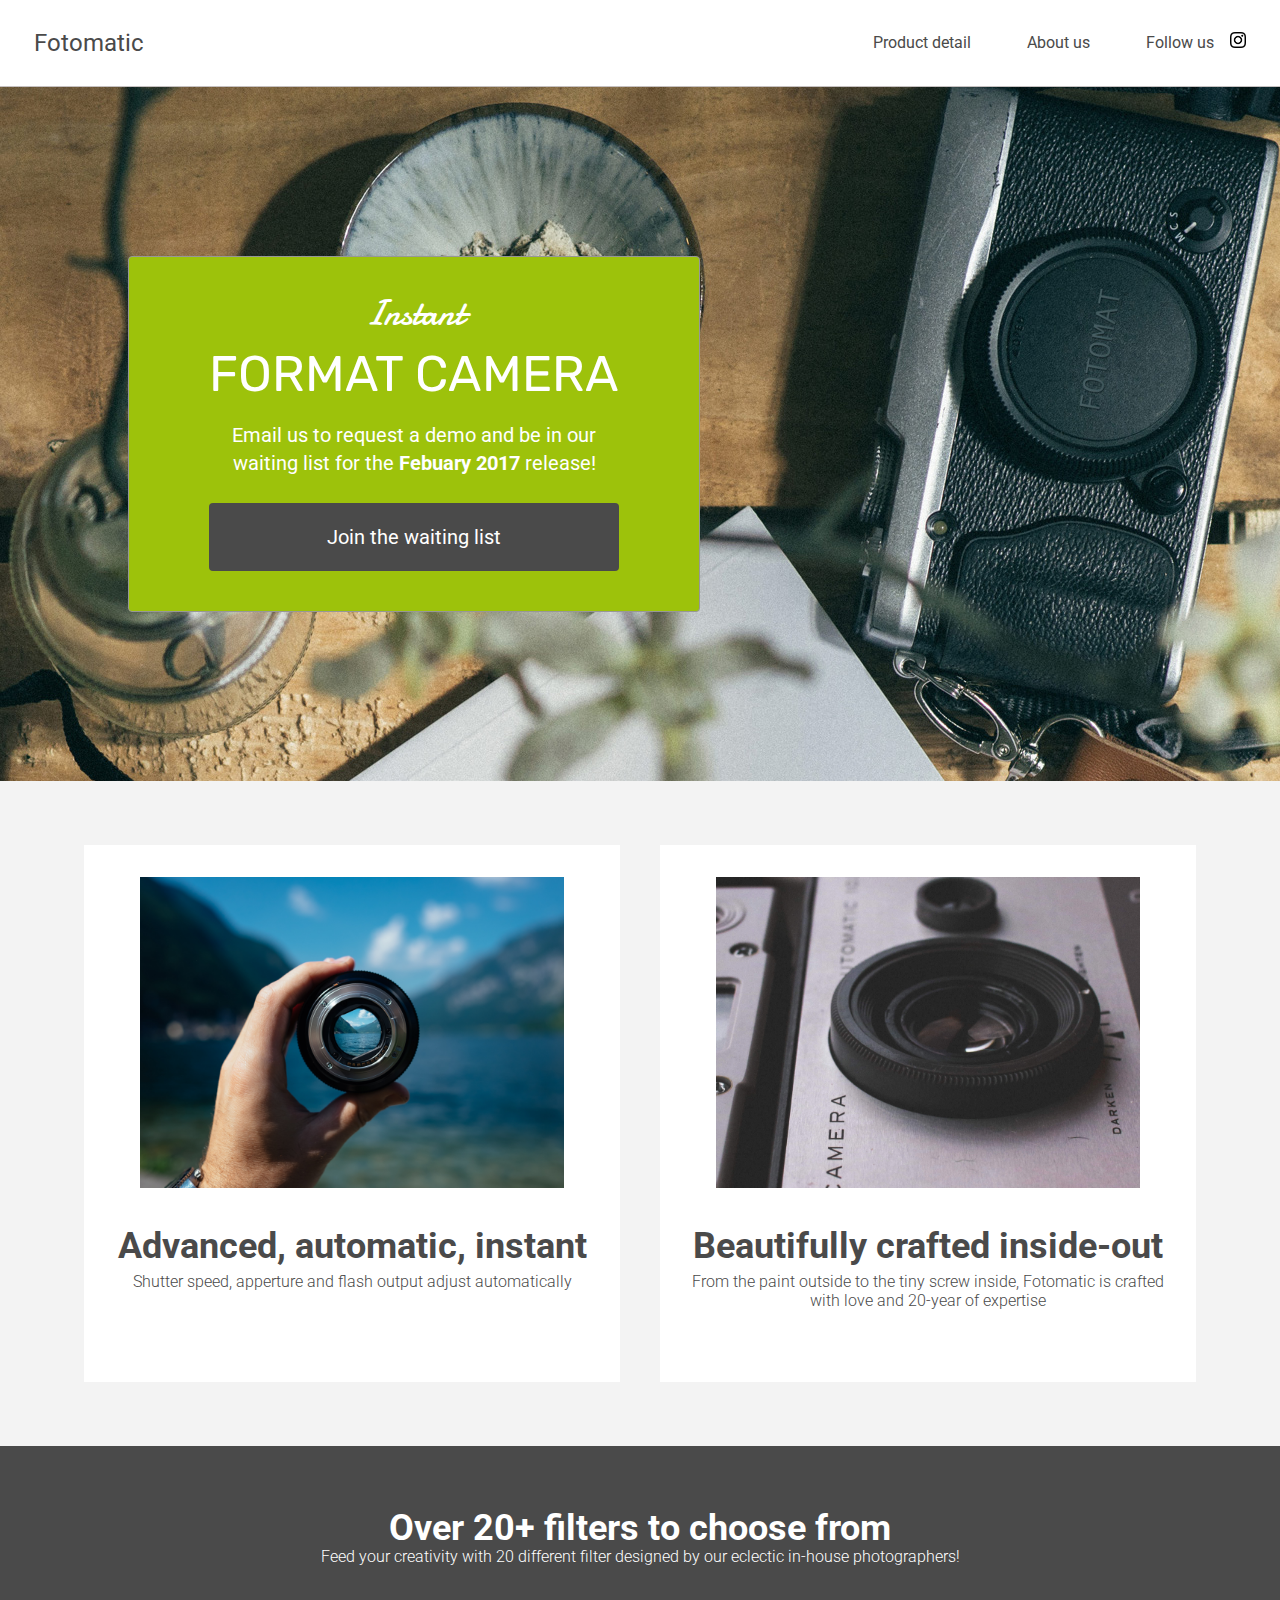
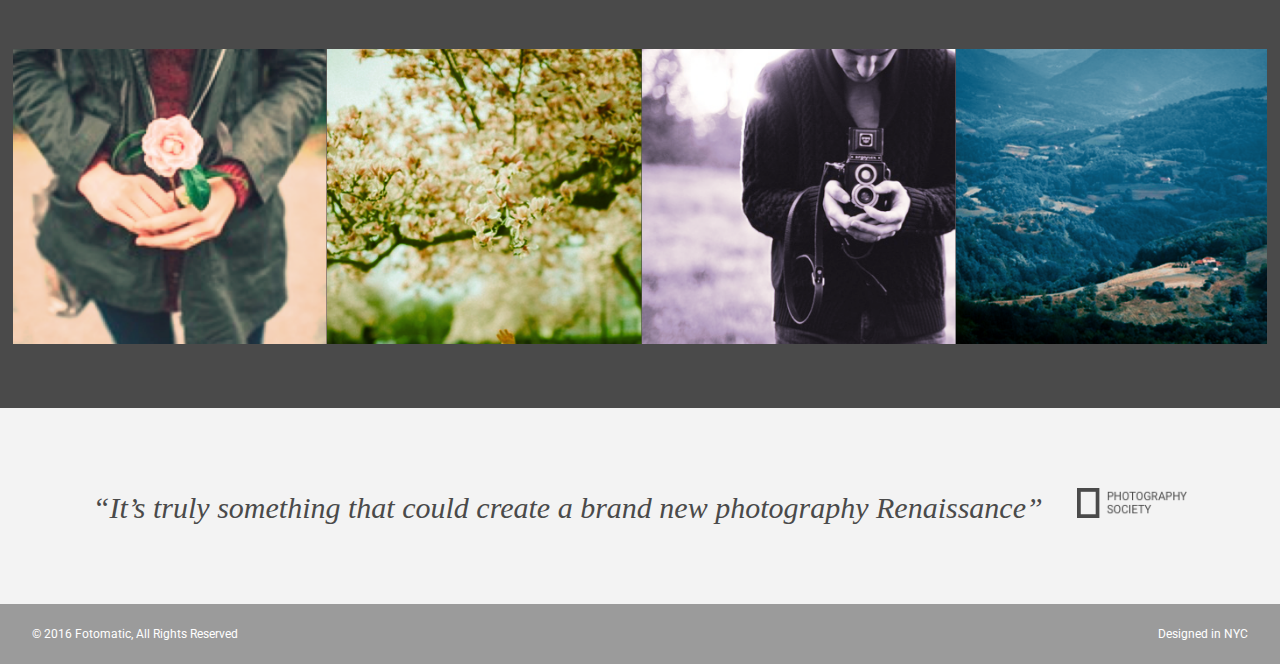
<file: Fotomatic/fotomatic_broken/index.html>
<!DOCTYPE html>
<html>
<head>
  <meta name="viewport" content="width=device-width," initial-scale="1">
  <link href="https://fonts.googleapis.com/css?family=Damion" rel="stylesheet">
  <link href="https://fonts.googleapis.com/css?family=Rubik" rel="stylesheet">
  <link href="https://fonts.googleapis.com/css?family=Roboto:300,400,600,700" rel="stylesheet">
  <link rel="stylesheet" href="./resources/css/reset.css">
  <link rel="stylesheet" href="./resources/css/style.css" type="text/css"> 
  <meta charset="UTF-8">
</head>
<body>
  <!-- Header -->
  <header>
    <div class="content">
      <a href="index.html" class="desktop logo">Fotomatic</a>
      <nav class="desktop">
        <ul>
          <li><a href="#">Product detail</a></li>
          <li><a href="#">About us</a></li>
          <li><a href="https://www.instagram.com/">Follow us <img class="icon" src="./resources/images/instagram.png"></a></li>
        </ul>
      </nav>
      <nav class="mobile">
        <ul>
          <li><a href="#"><img src="./resources/images/ic-logo.svg"></a></li>
          <li><a href="#"><img src="./resources/images/ic-product-detail.svg"></a></li>
          <li><a href="#"><img src="./resources/images/ic-about-us.svg"></a></li>
          <li><a href="#" class="button">Join us</a></li>
        </ul>
      </nav>
    </div>
  </header>

  <!-- Main Content -->
  <div class="main-content">

    <!-- Sign Up Section -->
    <div id="sign-up-section" class="banner"> 
      <div id="sign-up-cta">
        <div class="content center">
          <div class="header">
            <h2 class="cursive">Instant</h2>
            <h1 class="striking">FORMAT CAMERA</h1>
          </div>
          <div class="email">
            <span>
              Email us to request a demo and be in our waiting list for the <strong>Febuary 2017</strong> release!
            </span>
            <div class="button">Join the waiting list</div>
          </div>
        </div>
      </div>
    </div>

    <!-- Features Section -->
    <div id="features-section">
      <div class="feature">
        <div class="center">
          <div class="image-container">
            <img src="./resources/images/feature-1.png">
          </div>
          <div class="content">
            <h2>Advanced, automatic, instant</h2>
            <h3>Shutter speed, apperture and flash output adjust automatically</h3>
          </div>
        </div>
      </div>
      <div class="feature">
        <div class="center">
          <div class="image-container">
            <img src="./resources/images/feature-2.png">
          </div>
          <div class="content">
            <h2>Beautifully crafted inside-out</h2>
            <h3>From the paint outside to the tiny screw inside, Fotomatic is crafted with love and 20-year of expertise</h3>
          </div>
        </div>
      </div>
    </div>

    <!-- Filters Section -->
    <div id="filters-section">
      <div class="content center">
        <h2>Over 20+ filters to choose from</h2>
        <h3>Feed your creativity with 20 different filter designed by our eclectic in-house photographers!</h3>
      </div>
      <div class="images-container">
        <div class="image-container">
          <img src="./resources/images/filter-1.png" />
        </div>
        <div class="image-container">
          <img src="./resources/images/filter-2.png" />
        </div>
        <div class="image-container">
          <img src="./resources/images/filter-3.png" />
        </div>
        <div class="image-container extra">
          <img src="./resources/images/filter-4.png" />
        </div>
      </div>
    </div>

    <!-- Quotes Section -->
    <div id="quotes-section">
      <div class="content center">
        <span class="quote">“It’s truly something that could create a brand new photography Renaissance”</span>
        <img class="quote-citation" src="./resources/images/photography-logo.png" />
      </div>
    </div>

    <!-- Footer -->
    <footer>
      <div class="content">
        <span class="copyright">© 2016  Fotomatic, All Rights Reserved</span>
        <span class="location">Designed in NYC</span>
      </div>
    </footer>

  </div>
</body>
</html>
</file>
<file: Fotomatic/fotomatic_broken/resources/css/style.css>
/* Universal Styles */

html {
  font-family: "Roboto", sans-serif;
  font-size: 16px;
}

.main-content {
  position: relative;
  top: 5.3125rem; /* To offset for fixed header. */
  overflow: hidden;
}

.center {
  text-align: center;
}

.button {
  border-radius: 4px;
  background-color: #4a4a4a;
  color: white;
}

.image-container {
  overflow: hidden;
}

.image-container img {
  display: block;
  max-width: 100%;
}

@media only screen and (max-width: 760px) {
  .main-content {
    top: 2.5625rem;
  }
}

/* Header */

header {
  position: fixed;
  z-index: 5;
  width: 100%;
  border-bottom: solid 1px #c6c1c1;
  background-color: white;
}

header .content {
  display: flex;
  align-items: center;
  padding: 1.875rem;
}

header .logo {
  flex: 1;
  color: #4A4A4A;
  font-size: 24px;
  padding-left: 0.25rem;
  text-decoration: none;
}

header nav ul {
  display: flex;
  padding-right: 0.25rem;
}

nav li {
  padding-left: 3.5rem;
}

nav a {
  vertical-align: bottom;
  line-height: 1.6;
  font-size: 1rem;
  color: #4a4a4a;
}

header .icon {
  width: 1rem;
  padding-left: .75rem;
}

header .mobile {
  display: none;
}

@media only screen and (max-width: 760px) {
  header .desktop {
    display: none;
  }

  header .mobile {
    display: block;
    width: 100%;
  }

  header .content {
    padding: .5rem 0;
  }

  header .mobile ul {
    display: flex;
    justify-content: space-around;
    align-items: center;
    width: 100%;
  }

  header .mobile li {
    padding: 0;
  }

  header .mobile .button {
    padding: .1875rem .5rem;
    background-color: #9dc20b;
    line-height: 1.6;
    color: white;
  }
}

/* Sign Up Section */

#sign-up-section {
  display: flex;
  justify-content: flex-start;
  align-items: flex-start;
  height: 43.5rem;
  background-image: url('../images/banner-landingpage.jpg');
  background-repeat: no-repeat;
  background-position: bottom;
  background-size: cover;
}


#sign-up-cta {
  position: relative;
  padding: 0 5rem 2.5rem 5rem;
  top: 171px;
  left: 10%;
  border: solid 1px #979797;
  border-radius: 4px;
  background-color: #9dc20b;
}

#sign-up-cta .content {
  width: 25.625rem;
  margin-top: 2rem;
  font-family: "Roboto", sans-serif;
  font-size: 1.25rem;
  line-height: 1.4;
  color: white;
}

#sign-up-cta h1 {
  font-size: 3.125rem;
}

#sign-up-cta h2 {
  font-size: 2.25rem;
}

#sign-up-cta span strong {
  font-weight: bold;
}

#sign-up-cta .cursive {
  font-family: "Damion", cursive;
}

#sign-up-cta .striking {
  font-family: "Rubik", sans-serif;
  padding-bottom: .75rem;
}

#sign-up-cta .button {
  margin-top: 1.625rem;
  padding: 1.25rem 7.25rem;
}

@media only screen and (max-width: 760px) {
  #sign-up-section {
    align-items: center;
    justify-content: center;
    height: 28rem;
  }

  #sign-up-cta {
    position: static;
    width: auto;
    height: auto;
    background-color: transparent;
    border: none;
  }

  #sign-up-cta .content {
    margin-top: 0;
  }

  #sign-up-cta .email {
    display: none;
  }

  #sign-up-cta h1 {
    font-size: 3.125rem;
  }

  #sign-up-cta h2 {
    font-size: 2.25rem;
  }
}

@media only screen and (max-width: 450px) {
  #sign-up-section {
    height: 20rem;
  }

  #sign-up-cta h1 {
    font-size: 2.25rem;
  }

  #sign-up-cta h2 {
    font-size: 2rem;
  }
}

/* Features Section */

#features-section {
  display: flex;
  justify-content: space-between;
  padding: 4rem 5%;
  background-color: #f3f3f3;
}

.feature {
  flex: 1;
  padding: 2rem;
  margin: 0px 1.25rem;
  background-color: white;
}

.feature .image-container {
  width: 90%;
  height: 65%;
  margin: 0 auto;
}

.feature h2 {
  padding-bottom: .5rem;
  font-size: 2.25rem;
  font-weight: bold;
  color: #4a4a4a;
}

.feature h3 {
  font-size: 1rem;
  line-height: 1.2;
  font-weight: 300;
  color: #4a4a4a;
}

.feature .content {
  padding: 2.5rem 0;
}

@media only screen and (max-width: 890px) {
  .feature h2 {
    font-size: 1.125rem;
    line-height: 1.3;
    font-weight: normal;
  }

  .feature h3 {
    font-size: .875rem;
    line-height: 1.4;
  }
}

@media only screen and (max-width: 760px) {
  #features-section {
    flex-flow: column;
    padding: 0;
  }

  .feature {
    margin: 0;
    padding: 1.25rem 1rem 0 1rem;
  }
}

/* Filters Section */

#filters-section {
  padding: 4rem 0;
  background-color: #4a4a4a;
}

#filters-section .content {
  padding: 0 .625rem;
  margin-bottom: 5rem;
}

#filters-section .content h2 {
  font-size: 2.25rem;
  font-weight: bold;
  color: white;
}

#filters-section .content h3 {
  font-size: 1rem;
  line-height: 1.4;
  font-weight: 300;
  color: white;
}

#filters-section .images-container {
  display: flex;
  max-width: 100%;
  padding: 0 1%;
}

@media only screen and (max-width: 760px) {
  #filters-section {
    padding: 1.5rem 0 0 0;
  }

  #filters-section .content {
    margin-bottom: 1rem;
  }

  #filters-section .content h2 {
    padding-bottom: .625rem;
    font-size: 1.125rem;
    line-height: 1.3;
    font-weight: normal;
  }

  #filters-section .content h3 {
    font-size: .875rem;
    line-height: 1.4;
  }

  #filters-section .images-container {
    padding: 0;
  }

  #filters-section .extra {
    display: none;
  }
}

/* Quotes Section */

#quotes-section {
  background-color: #f3f3f3;
}

#quotes-section .content {
  padding: 5rem 0;
}

#quotes-section .quote {
  padding-right: 1.875rem;
  font-family: "Palatino", serif;
  font-size: 1.875rem;
  line-height: 1.1;
  font-style: italic;
  color: #4a4a4a;
}

#quotes-section .quote-citation {
  height: 1.875rem;
}

@media only screen and (max-width: 760px) {
  #quotes-section content {
    padding: 1.875rem .625rem;
  }

  #quotes-section quote {
    font-size: 1.5rem;
    line-height: 1.4;
  }

  #quotes-section quote-citation {
    display: block;
    padding-top: 1rem;
    margin: auto;
  }
}

/* Footer */

footer {
  background-color: #9b9b9b;
  padding: 1.5rem 2rem;
}

footer .content {
  display: flex;
  color: white;
  font-size: .75rem;
}

footer .copyright {
  flex-grow: 1;
}

@media only screen and (max-width: 760px) {
  footer .content {
    font-size: .625rem;
  }
}
</file>
